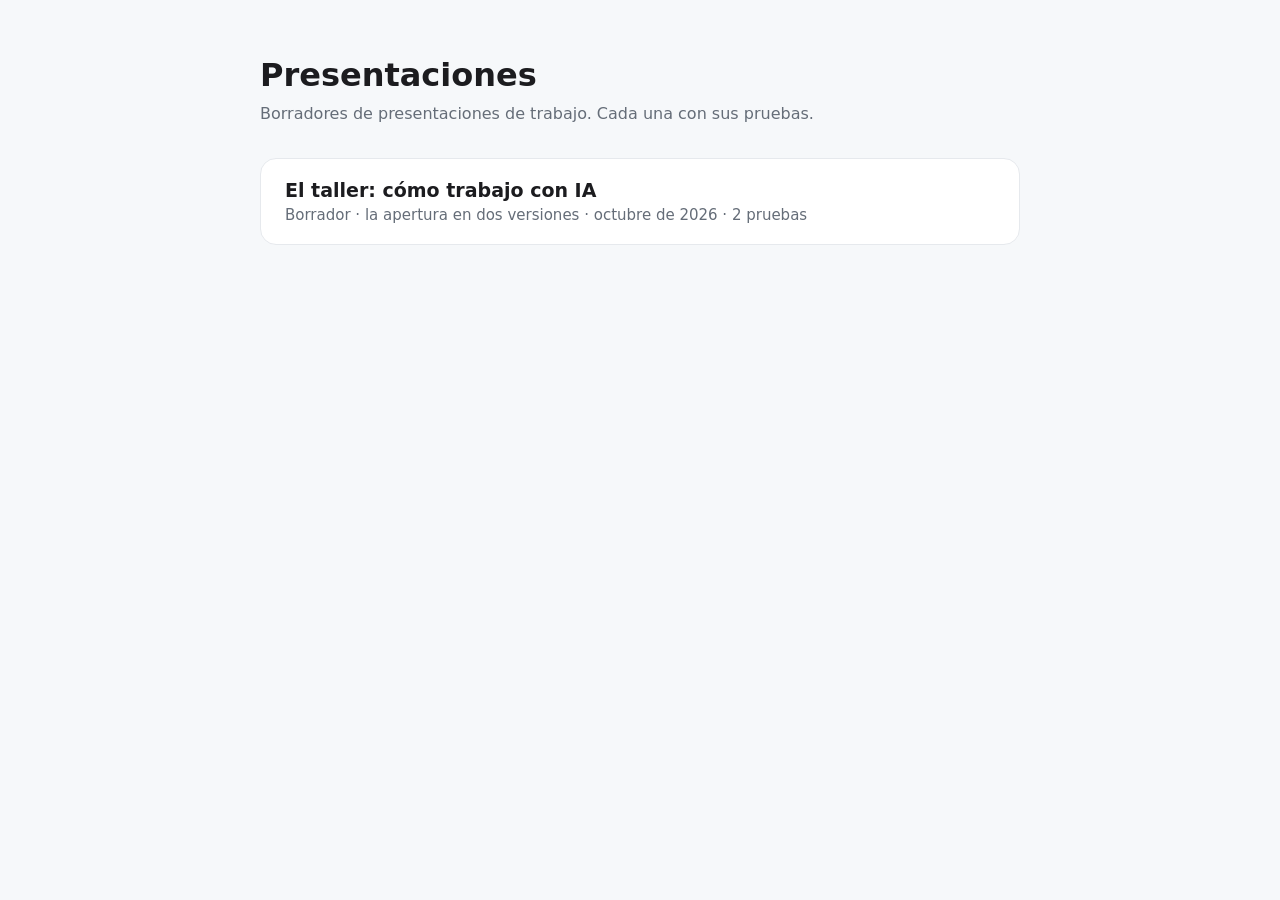
<file: index.html>
<!doctype html>
<html lang="es"><head>
  <meta name="robots" content="noindex, nofollow">
  <meta charset="utf-8"><meta name="viewport" content="width=device-width, initial-scale=1">
  <title>Presentaciones</title><style>body{margin:0;font-family:system-ui,sans-serif;background:#f6f8fa;color:#1c1c1f}main{max-width:760px;margin:0 auto;padding:56px 24px}h1{font-size:32px;margin:0 0 8px}p{color:#656d78;margin:0 0 32px;line-height:1.5}a.tarjeta{display:block;background:#fff;border:1px solid #e6e9ed;border-radius:16px;padding:20px 24px;margin:0 0 12px;text-decoration:none;color:inherit}a.tarjeta:hover{border-color:#009330}a.tarjeta b{display:block;font-size:19px;margin-bottom:4px}a.tarjeta span{color:#656d78;font-size:15px}small{display:block;margin-top:40px;color:#aab2bd}</style>
</head><body><main>
  <h1>Presentaciones</h1>
  <p>Borradores de presentaciones de trabajo. Cada una con sus pruebas.</p>
  <a class="tarjeta" href="2026-10-el-taller/"><b>El taller: cómo trabajo con IA</b><span>Borrador · la apertura en dos versiones · octubre de 2026 · 2 pruebas</span></a>
</main></body></html>
</file>
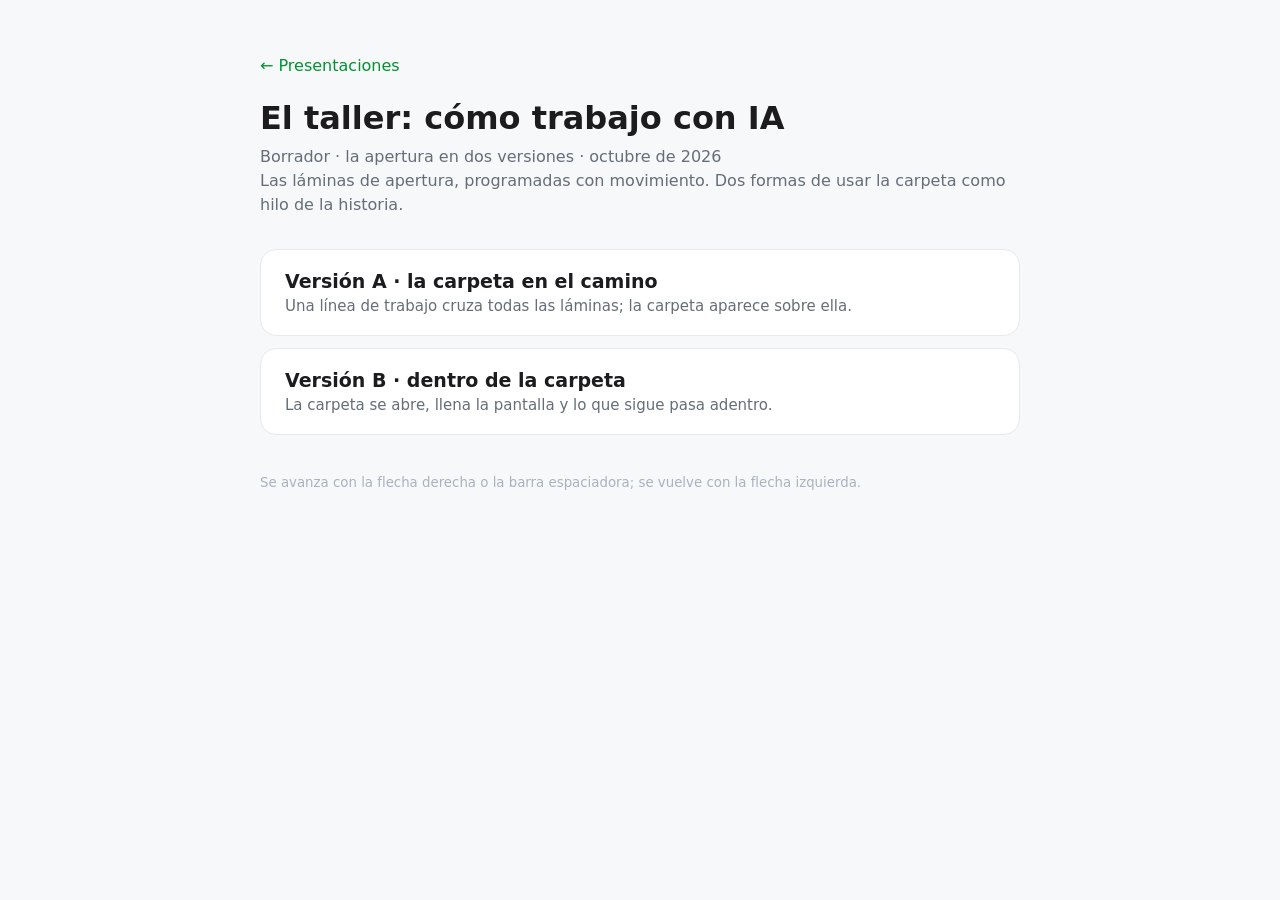
<file: 2026-10-el-taller/index.html>
<!doctype html>
<html lang="es"><head>
  <meta name="robots" content="noindex, nofollow">
  <meta charset="utf-8"><meta name="viewport" content="width=device-width, initial-scale=1">
  <title>El taller: cómo trabajo con IA</title><style>body{margin:0;font-family:system-ui,sans-serif;background:#f6f8fa;color:#1c1c1f}main{max-width:760px;margin:0 auto;padding:56px 24px}h1{font-size:32px;margin:0 0 8px}p{color:#656d78;margin:0 0 32px;line-height:1.5}a.tarjeta{display:block;background:#fff;border:1px solid #e6e9ed;border-radius:16px;padding:20px 24px;margin:0 0 12px;text-decoration:none;color:inherit}a.tarjeta:hover{border-color:#009330}a.tarjeta b{display:block;font-size:19px;margin-bottom:4px}a.tarjeta span{color:#656d78;font-size:15px}small{display:block;margin-top:40px;color:#aab2bd}</style>
</head><body><main>
  <a href="../" style="color:#009330;text-decoration:none">← Presentaciones</a>
  <h1 style="margin-top:24px">El taller: cómo trabajo con IA</h1>
  <p>Borrador · la apertura en dos versiones · octubre de 2026<br>Las láminas de apertura, programadas con movimiento. Dos formas de usar la carpeta como hilo de la historia.</p>
  <a class="tarjeta" href="prueba-1a/"><b>Versión A · la carpeta en el camino</b><span>Una línea de trabajo cruza todas las láminas; la carpeta aparece sobre ella.</span></a>
  <a class="tarjeta" href="prueba-1b/"><b>Versión B · dentro de la carpeta</b><span>La carpeta se abre, llena la pantalla y lo que sigue pasa adentro.</span></a>
  <small>Se avanza con la flecha derecha o la barra espaciadora; se vuelve con la flecha izquierda.</small>
</main></body></html>
</file>
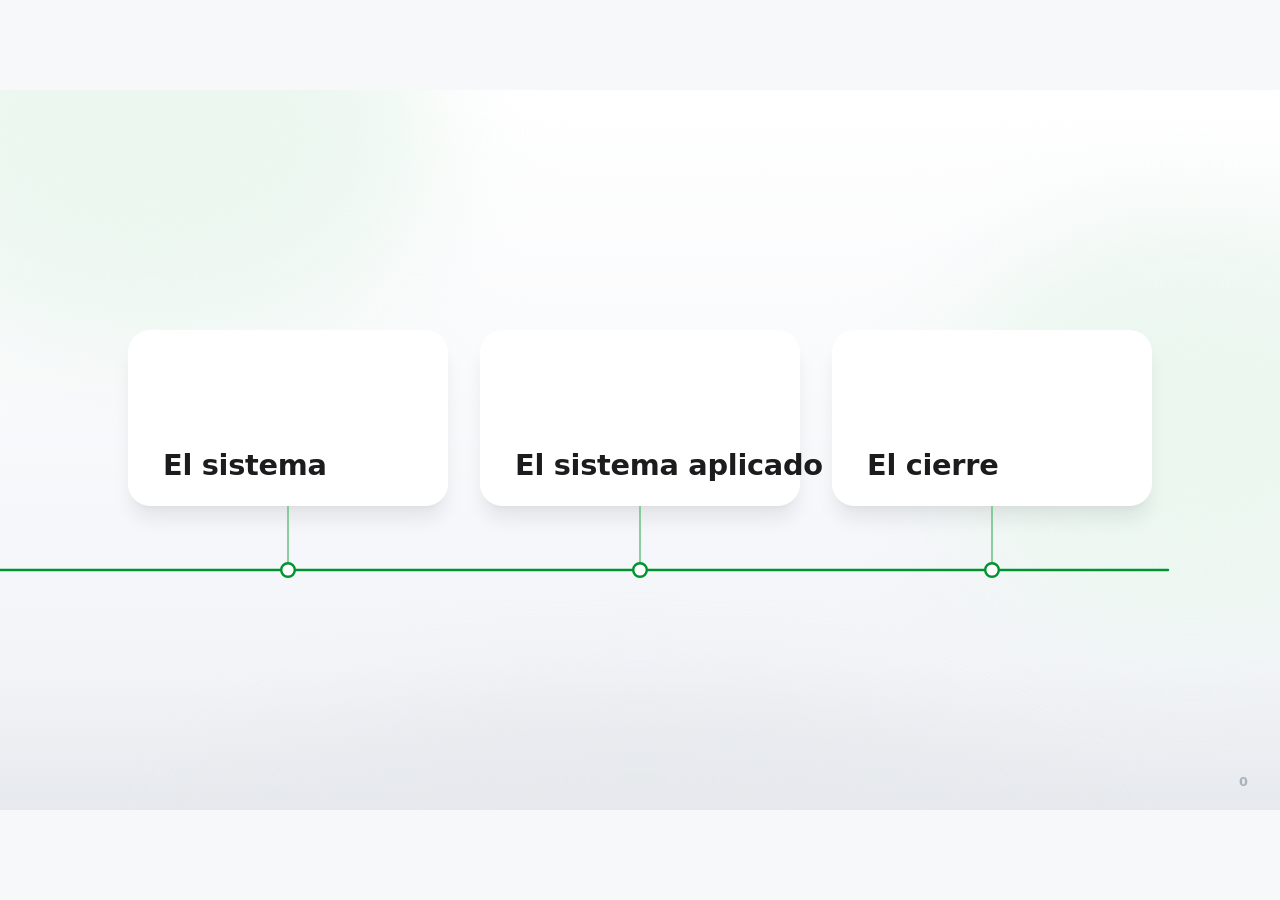
<file: 2026-10-el-taller/prueba-1a/index.html>
<!doctype html>
<html lang="es">
<head>
  <meta name="robots" content="noindex, nofollow">
  <meta charset="utf-8">
  <meta name="viewport" content="width=device-width, initial-scale=1">
  <title>Presentación · prueba 1A · la carpeta en el camino</title>
  
  <link rel="stylesheet" href="variables.css">
  <link rel="stylesheet" href="estilos.css">
</head>
<body>
  <div class="escenario" id="escenario">
    <div class="fondo" aria-hidden="true"><span class="mancha m1"></span><span class="mancha m2"></span><span class="mancha m3"></span></div>

    
    <svg class="hilo" id="hilo" viewBox="0 0 1600 900" aria-hidden="true">
      <path id="hilo-principal" pathLength="1"></path>
      <path id="hilo-trozo-1" pathLength="1"></path>
      <path id="hilo-trozo-2" pathLength="1"></path>
    </svg>

    
    <section class="lamina l0" data-n="0" aria-label="Agenda">
      <div class="agenda">
        <div class="ag-tarjeta" data-entra="sube" style="--t:100ms">
          <span class="pastilla grande" data-k="ag-1">El sistema</span>
        </div>
        <div class="ag-tarjeta" data-entra="sube" style="--t:220ms">
          <span class="pastilla grande" data-k="ag-2">El sistema aplicado</span>
        </div>
        <div class="ag-tarjeta" data-entra="sube" style="--t:340ms">
          <span class="pastilla grande" data-k="ag-3">El cierre</span>
        </div>
      </div>
      <span class="colgante" style="left:360px" data-entra="pop" aria-hidden="true"></span>
      <span class="colgante" style="left:800px" data-entra="pop" aria-hidden="true"></span>
      <span class="colgante" style="left:1240px" data-entra="pop" aria-hidden="true"></span>
      <span class="nodo-hilo" style="left:360px; top:600px; --t:700ms" data-entra="pop"></span>
      <span class="nodo-hilo" style="left:800px; top:600px; --t:820ms" data-entra="pop"></span>
      <span class="nodo-hilo" style="left:1240px; top:600px; --t:940ms" data-entra="pop"></span>
    </section>

    
    <section class="lamina l1" data-n="1" data-parte="1" aria-label="El problema">
      <div class="chat" data-entra="sube" style="--t:150ms; left:600px; top:300px; width:400px; height:340px">
        <div class="chat-barra"><i></i><i></i><i></i></div>
        <div class="chat-cuerpo"></div>
        <div class="chat-entrada"><span class="cursor"></span></div>
      </div>
      <div class="burbujas" data-tam="22"></div>
      <h1 class="titular l1-frase" data-entra="sube" style="--t:1750ms">Los chats están hechos para conversar,<br>no para llevar un proyecto.</h1>
    </section>

    
    <section class="lamina l2" data-n="2" data-parte="1" aria-label="Cómo lo resuelven hoy ChatGPT, Claude y Copilot">
      <h1 class="titular l2-titular" data-entra="sube" style="--t:250ms">
        <span class="pi" style="--t:700ms"><span class="pi-fondo"></span><span class="pi-texto">ChatGPT</span><img class="pi-icono" src="logos/chatgpt.svg" alt="ChatGPT"></span>,
        <span class="pi" style="--t:950ms"><span class="pi-fondo"></span><span class="pi-texto">Claude</span><img class="pi-icono" src="logos/claude.svg" alt="Claude" data-k="logo-claude"></span>
        y
        <span class="pi" style="--t:1200ms"><span class="pi-fondo"></span><span class="pi-texto">Copilot</span><img class="pi-icono" src="logos/copilot.svg" alt="Copilot"></span>
        ya agregan memoria
      </h1>

      <div class="columnas">
        <article class="columna" data-entra="sube" style="--t:380ms">
          <h2>ChatGPT</h2>
          <p class="memoria">Memoria dentro del producto</p>
          <p class="como">Guarda un resumen. Su propia ayuda dice que lo que te muestra no es todo lo que usa.</p>
        </article>
        <article class="columna" data-entra="sube" style="--t:500ms">
          <h2>Claude</h2>
          <p class="memoria">Memoria dentro del producto</p>
          <p class="como">Guarda temas que puedes ver y corregir uno por uno.</p>
        </article>
        <article class="columna" data-entra="sube" style="--t:620ms">
          <h2>Copilot</h2>
          <p class="memoria">Memoria dentro del producto</p>
          <p class="como">Guarda memorias y detalles que deduce de tu historial.</p>
        </article>
      </div>

      <div class="burbujas" data-tam="16"></div>

      <p class="frase-pie l2-pie" data-entra="sube" style="--t:1500ms">Lo que recuerda sobre ti <span class="resalte">no es el registro del proyecto</span>.</p>
      <p class="letra-chica" data-entra="sube" style="--t:1600ms">Datos oficiales de cada empresa, al 13 de octubre de 2026.</p>
    </section>

    
    <section class="lamina l3" data-n="3" data-parte="1" data-pasos="2" aria-label="Dónde nos ubicamos">
      <div class="grafico">
        
        <svg class="conectores" viewBox="0 0 1600 900" aria-hidden="true">
          <g data-entra="pop" style="--t:800ms; transform-origin:370px 480px">
            <polyline class="punta" points="362,471 374,480 362,489"></polyline>
          </g>
          <g data-entra="pop" style="--t:1100ms; transform-origin:1015px 480px">
            <polyline class="punta" points="984,471 972,480 984,489"></polyline>
            <polyline class="punta" points="1046,471 1058,480 1046,489"></polyline>
          </g>
          <g data-entra="pop" style="--t:1300ms; transform-origin:680px 269px">
            <line class="rama" x1="650" y1="238" x2="650" y2="300"></line>
            <polyline class="punta chica" points="643,291 650,300 657,291"></polyline>
            <line class="rama" x1="710" y1="300" x2="710" y2="238"></line>
            <polyline class="punta chica" points="703,247 710,238 717,247"></polyline>
          </g>
        </svg>

        
        <div class="nodo tu" data-entra="pop" style="--t:150ms">
          <span class="avatar" aria-hidden="true">
            <svg viewBox="0 0 64 64"><circle cx="32" cy="24" r="11"></circle><path d="M12 56c2-12 10-18 20-18s18 6 20 18z"></path></svg>
          </span>
          <span class="nodo-texto"><b>Tú</b><small>Decides</small></span>
        </div>

        
        <div class="agente" data-entra="sube" style="--t:350ms">
          <p class="agente-titulo"><b>Claude Code</b> · el agente</p>
          <div class="caja"><b>El modelo (LLM)</b><small>Lee y escribe texto</small></div>
          <div class="caja"><b>Herramientas</b><small>Lee, escribe, busca, corre</small></div>
        </div>
        <img class="agente-logo" src="logos/claude.svg" alt="Claude" data-k="logo-claude" data-entra="pop" data-mueve="250" style="--t:800ms">

        
        <div class="subagente" data-entra="pop" style="--t:1150ms">
          <b>Subagente</b>
          <small>Su propio modelo · Sin la conversación<br>Devuelve un informe</small>
        </div>

        
        <div class="carpeta-atras" data-entra="pop" style="--t:200ms"></div>
        <div class="burbujas" data-tam="11" data-mueve="320"></div>
        <div class="carpeta-frente" data-entra="pop" style="--t:200ms">
          <b>La carpeta del taller</b>
          <small>La memoria que el modelo no tiene</small>
        </div>

        <span class="puerto" style="left:300px; --t:700ms" data-entra="pop"></span>
        <span class="puerto" style="left:440px; --t:750ms" data-entra="pop"></span>
        <span class="puerto" style="left:920px; --t:1000ms" data-entra="pop"></span>
        <span class="puerto" style="left:1110px; --t:650ms" data-entra="pop"></span>

        <p class="frase-pie l3-pie" data-entra="sube" style="--t:1750ms">El modelo piensa, el agente actúa y <span class="resalte">el taller recuerda</span>.</p>
      </div>

      
      <div class="meta">
        <p class="meta-etiqueta">Lo que quiero lograr</p>
        <p class="meta-texto"><b>Sentar las bases</b> para comenzar a usar la IA de forma ordenada, que <b>todos entendamos</b> en conjunto, <b>fusionar</b> las herramientas que tenemos y <b>optimizar</b> los resultados con una medición clara.</p>
      </div>
    </section>

    <div class="contador" id="contador" aria-live="polite">0</div>
  </div>

  <script src="presentacion.js"></script>
</body>
</html>
</file>
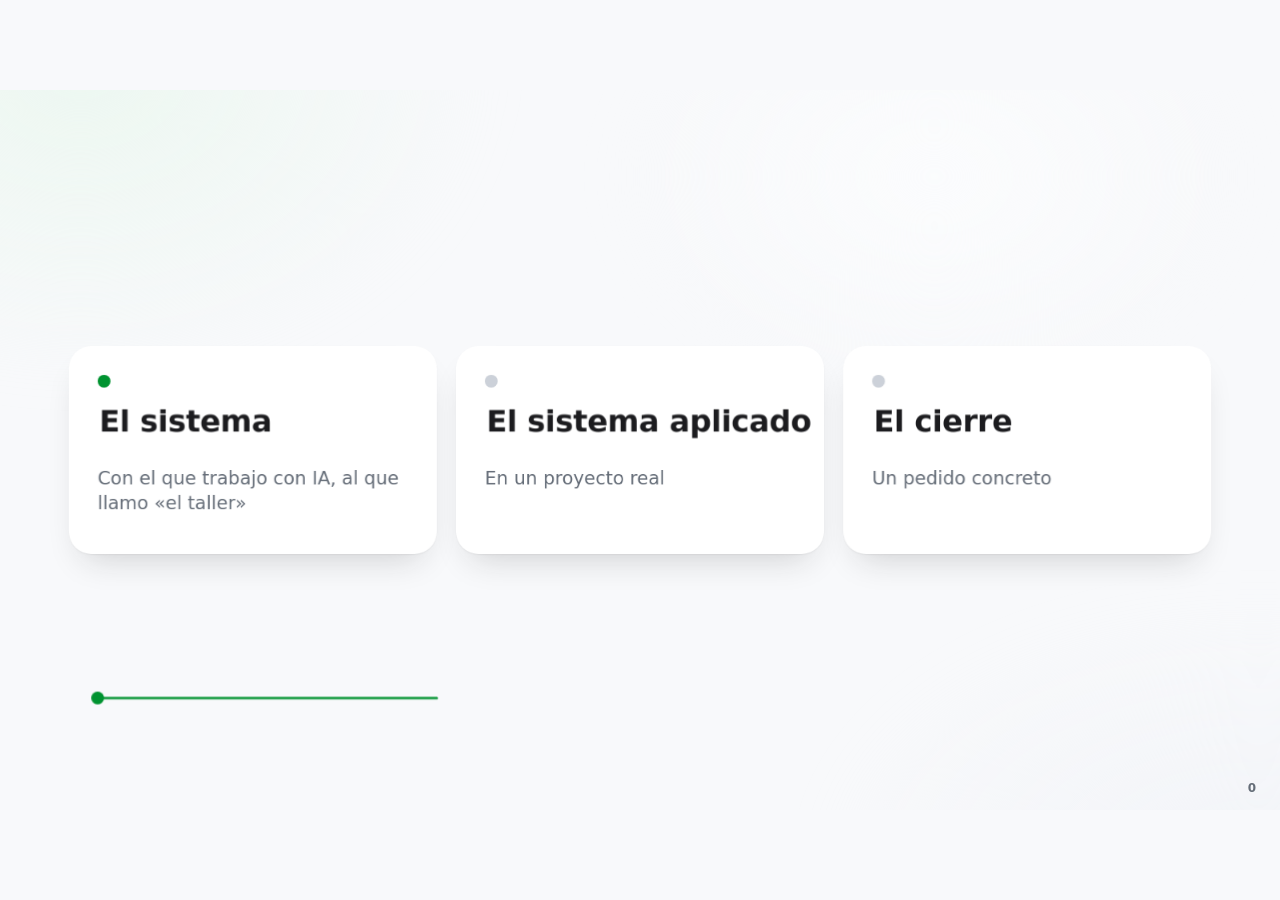
<file: 2026-10-el-taller/prueba-1b/index.html>
<!doctype html>
<html lang="es">
<head>
  <meta name="robots" content="noindex, nofollow">
<meta charset="utf-8">
<meta name="viewport" content="width=device-width, initial-scale=1">
<title>El taller</title>

<link rel="stylesheet" href="variables.css">
<link rel="stylesheet" href="estilos.css">
</head>
<body>
<main id="marco">
<div id="escenario">
  <div class="fondo" aria-hidden="true"></div>

  
  <div class="pieza linea" data-pieza="linea" aria-hidden="true"><div class="cuerpo">
    <svg width="1600" height="24" viewBox="0 0 1600 24"><path d="M0 12 H1600"/></svg>
  </div></div>
  <div class="pieza punto-inicio" data-pieza="linea-inicio" aria-hidden="true"><div class="cuerpo"></div></div>
  <div class="pieza corte" data-pieza="linea-corte" aria-hidden="true"><div class="cuerpo">
    <svg width="36" height="36" viewBox="0 0 36 36"><path d="M9 27 L17 9 M19 27 L27 9"/></svg>
  </div></div>

  
  <div class="pieza agenda primera" data-pieza="agenda-1"><div class="cuerpo"><i class="marca"></i><p class="sub">Con el que trabajo con IA, al que llamo «el taller»</p></div></div>
  <div class="pieza agenda" data-pieza="agenda-2"><div class="cuerpo"><i class="marca"></i><p class="sub">En un proyecto real</p></div></div>
  <div class="pieza agenda" data-pieza="agenda-3"><div class="cuerpo"><i class="marca"></i><p class="sub">Un pedido concreto</p></div></div>
  
  <div class="pieza parte" data-pieza="parte-1"><div class="cuerpo">El sistema</div></div>
  <div class="pieza parte" data-pieza="parte-2"><div class="cuerpo">El sistema aplicado</div></div>
  <div class="pieza parte" data-pieza="parte-3"><div class="cuerpo">El cierre</div></div>

  
  <div class="pieza chat" data-pieza="chat" aria-label="Una ventana de chat vacía"><div class="cuerpo">
    <div class="barra"><i></i><i></i><i></i></div>
    <div class="entrada"><span class="cursor"></span><span class="enviar"></span></div>
  </div></div>

  <div class="pieza burbuja" data-pieza="burbuja-1"><div class="cuerpo"><span class="ranura"></span><span>Te cuento mi proyecto…</span></div></div>
  <div class="pieza burbuja" data-pieza="burbuja-2"><div class="cuerpo"><span class="ranura"></span><span>El objetivo es…</span></div></div>
  <div class="pieza burbuja" data-pieza="burbuja-3"><div class="cuerpo"><span class="ranura"></span><span>Lo que decidí, y por qué…</span></div></div>
  <div class="pieza burbuja" data-pieza="burbuja-4"><div class="cuerpo"><span class="ranura"><img src="logos/chatgpt.svg" alt="ChatGPT"></span><span>Otra vez, te cuento todo…</span></div></div>
  <div class="pieza burbuja" data-pieza="burbuja-5"><div class="cuerpo"><span class="ranura"><img src="logos/claude.svg" alt="Claude"></span><span>Te cuento mi proyecto…</span></div></div>

  <div class="pieza frase-1" data-pieza="frase-1"><div class="cuerpo">
    Los chats están hechos para conversar, no para <span class="marcador">llevar un proyecto</span>.
  </div></div>

  
  <div class="pieza tarjeta" data-pieza="tarjeta-chatgpt"><div class="cuerpo">
    <div class="cabeza"><span class="circulo"></span><h3>ChatGPT</h3></div>
    <div class="memoria">Memoria dentro del producto</div>
    <p>Guarda un resumen. Su propia ayuda dice que lo que te muestra no es todo lo que usa.</p>
  </div></div>
  <div class="pieza tarjeta" data-pieza="tarjeta-claude"><div class="cuerpo">
    <div class="cabeza"><span class="circulo"></span><h3>Claude</h3></div>
    <div class="memoria">Memoria dentro del producto</div>
    <p>Guarda temas que puedes ver y corregir uno por uno.</p>
  </div></div>
  <div class="pieza tarjeta" data-pieza="tarjeta-copilot"><div class="cuerpo">
    <div class="cabeza"><span class="circulo"></span><h3>Copilot</h3></div>
    <div class="memoria">Memoria dentro del producto</div>
    <p>Guarda memorias y detalles que deduce de tu historial.</p>
  </div></div>

  <div class="pieza frase-2" data-pieza="frase-2"><div class="cuerpo">
    Lo que recuerda <span class="marcador">sobre ti</span> no es el registro del proyecto.
  </div></div>
  <div class="pieza fuente-2" data-pieza="fuente-2"><div class="cuerpo">Datos oficiales de cada empresa, al 13 de octubre de 2026.</div></div>

  
  <div class="pieza tu" data-pieza="tu"><div class="cuerpo">
    <span class="circulo"><svg viewBox="0 0 64 64" aria-hidden="true"><circle cx="32" cy="22" r="11"/><path d="M11 55c2-12 10-19 21-19s19 7 21 19z"/></svg></span>
    <b>Tú</b><span class="sub">Decides</span>
  </div></div>

  <div class="pieza agente" data-pieza="agente"><div class="cuerpo">
    <div class="cabeza"><span class="ranura-logo"></span><h3>Claude Code</h3><span class="etiqueta">el agente</span></div>
    <div class="caja"><b>El modelo (LLM)</b><span>Lee y escribe texto</span></div>
    <div class="caja"><b>Herramientas</b><span>Lee, escribe, busca, corre</span></div>
  </div></div>

  <div class="pieza conectores" data-pieza="conectores-3" aria-hidden="true"><div class="cuerpo">
    <svg width="1600" height="900" viewBox="0 0 1600 900">
      <circle class="punto-salida" cx="274" cy="370" r="7"/>
      <path class="punta" d="M386 360 L397 370 L386 380"/>
      <path class="punta" d="M934 360 L923 370 L934 380"/>
      <path class="punta" d="M1066 360 L1077 370 L1066 380"/>
    </svg>
  </div></div>

  <div class="pieza subagente" data-pieza="subagente"><div class="cuerpo">
    <svg class="flechas" width="620" height="56" viewBox="0 0 620 56" aria-hidden="true">
      <path class="trazo" d="M210 4 V46"/><path class="punta" d="M200 36 L210 48 L220 36"/>
      <path class="trazo" d="M292 52 V10"/><path class="punta" d="M282 20 L292 8 L302 20"/>
    </svg>
    <div class="tarjeta-sub">
      <b>Subagente</b>
      <span>Su propio modelo · Sin la conversación · Devuelve un informe</span>
    </div>
  </div></div>

  
  <div class="pieza carpeta" data-pieza="carpeta"><div class="cuerpo">
    <div class="carpeta-pestana"><span>La carpeta del taller</span></div>
    <div class="carpeta-fondo"></div>
    <div class="carpeta-interior"></div>
    <div class="carpeta-hoja h1"></div>
    <div class="carpeta-hoja h2"></div>
    <div class="carpeta-frente">
      <strong>La carpeta del taller</strong>
      <span>La memoria que el modelo no tiene</span>
    </div>
  </div></div>

  <div class="pieza frase-3" data-pieza="frase-3"><div class="cuerpo">
    El modelo piensa, el agente actúa y el
    <span class="palabra-icono" id="palabra-taller"><span class="pi-pastilla" aria-hidden="true"></span><span class="pi-palabra">taller</span></span>
    recuerda.
  </div></div>

  
  <div class="pieza hoja-meta" data-pieza="hoja-meta"><div class="cuerpo"></div></div>
  <div class="pieza meta-titulo" data-pieza="meta-titulo"><div class="cuerpo">Lo que quiero lograr</div></div>
  <div class="pieza meta" data-pieza="meta-1"><div class="cuerpo"><i></i><span>Sentar las bases para comenzar a usar la IA de forma ordenada</span></div></div>
  <div class="pieza meta" data-pieza="meta-2"><div class="cuerpo"><i></i><span>Que todos entendamos en conjunto</span></div></div>
  <div class="pieza meta" data-pieza="meta-3"><div class="cuerpo"><i></i><span>Fusionar las herramientas que tenemos</span></div></div>
  <div class="pieza meta" data-pieza="meta-4"><div class="cuerpo"><i></i><span>Optimizar los resultados con una medición clara</span></div></div>

  
  <div class="pieza logo" data-pieza="logo-chatgpt"><div class="cuerpo"><img src="logos/chatgpt.svg" alt="ChatGPT"></div></div>
  <div class="pieza logo" data-pieza="logo-claude"><div class="cuerpo"><img src="logos/claude.svg" alt="Claude"></div></div>
  <div class="pieza logo" data-pieza="logo-copilot"><div class="cuerpo"><img src="logos/copilot.svg" alt="Copilot"></div></div>

  <div id="numero" aria-live="polite">0</div>
</div>
</main>
<script src="presentacion.js"></script>
</body>
</html>
</file>
<file: 2026-10-el-taller/prueba-1a/variables.css>
:root {
  --color-blue-info-25: #F1F9FD; 
  --color-blue-info-50: #CCEDFD; 
  --color-blue-info-500: #3FB1E2; 
  --color-blue-info-700: #17749B; 
  --color-green-brand-25: #ECF7F0; 
  --color-green-brand-50: #C7F4BE; 
  --color-green-brand-200: #70C28B; 
  --color-green-brand-500: #009330; 
  --color-green-brand-600: #008029; 
  --color-green-brand-700: #006421; 
  --color-green-brand-900: #003310; 
  --color-green-sucess-50: #DBEFE2; 
  --color-green-sucess-500: #00B33C; 
  --color-green-sucess-800: #004D1A; 
  --color-neutrals-0: #FFFFFF; 
  --color-neutrals-0-0: rgba(255, 255, 255, 0); 
  --color-neutrals-50: #FBFCFD; 
  --color-neutrals-100: #F8F9FB; 
  --color-neutrals-200: #F6F8FA; 
  --color-neutrals-300: #F2F4F8; 
  --color-neutrals-400: #E6E9ED; 
  --color-neutrals-500: #CCD1D9; 
  --color-neutrals-600: #AAB2BD; 
  --color-neutrals-700: #656D78; 
  --color-neutrals-800: #434A54; 
  --color-neutrals-900: #1C1C1F; 
  --color-orange-warning-25: #FFF4E5; 
  --color-orange-warning-500: #F28F00; 
  --color-orange-warning-700: #B46A00; 
  --color-red-error-25: #FEE7E8; 
  --color-red-error-600: #CF2A34; 
  --color-red-error-800: #801A20; 
  --color-yellow-brand-25: #FFFAE5; 
  --color-yellow-brand-200: #FFE580; 
  --color-yellow-brand-500: #FFCE00; 
  --color-yellow-brand-600: #E5B800; 
  --color-yellow-brand-900: #665200; 
  --color-btn-primary-bg: var(--color-green-brand-500); 
  --color-btn-primary-hover-bg: var(--color-green-brand-700); 
  --color-btn-primary-label: var(--color-neutrals-0); 
  --color-btn-secondary-bg: var(--color-neutrals-0-0); 
  --color-btn-secondary-border-active: var(--color-green-brand-500); 
  --color-btn-secondary-hover-bg: var(--color-green-brand-25); 
  --color-btn-secondary-label: var(--color-green-brand-500); 
  --color-surface-danger-bg: var(--color-red-error-25); 
  --color-surface-primary-bg: var(--color-neutrals-100); 
  --color-surface-success-bg: var(--color-green-sucess-50); 
  --color-text-danger: var(--color-red-error-800); 
  --color-text-primary: var(--color-neutrals-900); 
  --color-text-secondary: var(--color-neutrals-600); 
  --color-text-success: var(--color-green-sucess-800); 
  --shadow-2xl: 0 24px 48px -12px rgba(16, 24, 40, 0.18); 
  --shadow-3xl: 0 32px 64px -12px rgba(16, 24, 40, 0.14); 
  --shadow-large: 0 4px 6px -2px rgba(16, 24, 40, 0.03), 0 12px 16px -4px rgba(16, 24, 40, 0.08); 
  --shadow-medium: 0 2px 4px -2px rgba(16, 24, 40, 0.06), 0 4px 8px -2px rgba(16, 24, 40, 0.1); 
  --shadow-presentation: 0 0 28px -2px rgba(16, 24, 40, 0.05), 0 0 16px -4px rgba(16, 24, 40, 0.1); 
  --shadow-small: 0 1px 2px 0 rgba(16, 24, 40, 0.06), 0 1px 3px 0 rgba(16, 24, 40, 0.1); 
  --shadow-xl: 0 8px 8px -4px rgba(16, 24, 40, 0.03), 0 20px 24px -4px rgba(16, 24, 40, 0.08); 
  --shadow-xs: 0 1px 2px 0 rgba(16, 24, 40, 0.05); 
}
</file>
<file: 2026-10-el-taller/prueba-1a/estilos.css>
:root {
  --ease-rebote: cubic-bezier(.34, 1.56, .64, 1);
  --ease-sube: cubic-bezier(.22, 1, .36, 1);
  --ease-desliza: cubic-bezier(.65, 0, .35, 1);
  --dur-pop: 450ms;
  --dur-sube: 550ms;
  --dur-desliza: 550ms;
}

* { box-sizing: border-box; margin: 0; padding: 0; }
html, body { height: 100%; }
body {
  overflow: hidden;
  background: var(--color-neutrals-200);
  font-family: system-ui, sans-serif;
  color: var(--color-neutrals-900);
  -webkit-font-smoothing: antialiased;
  cursor: default;
  user-select: none;
}


.escenario {
  position: absolute;
  left: 50%;
  top: 50%;
  width: 1600px;
  height: 900px;
  margin: -450px 0 0 -800px;
  transform: scale(var(--s, 1));
  overflow: hidden;
}

.fondo {
  position: absolute;
  inset: 0;
  overflow: hidden;
  background: linear-gradient(180deg,
    var(--color-neutrals-0) 0%,
    var(--color-neutrals-100) 48%,
    var(--color-neutrals-300) 80%,
    var(--color-neutrals-400) 100%);
}
.mancha { position: absolute; border-radius: 50%; filter: blur(70px); }
.m1 { left: -160px; top: -200px; width: 700px; height: 520px; background: var(--color-green-brand-25); }
.m2 { right: -200px; top: 160px; width: 620px; height: 520px; background: var(--color-green-brand-25); }
.m3 { left: 300px; bottom: -300px; width: 1000px; height: 420px; background: var(--color-neutrals-400); }

.contador {
  position: absolute;
  right: 40px;
  bottom: 26px;
  font-size: 16px;
  font-weight: 600;
  color: var(--color-neutrals-600);
  font-variant-numeric: tabular-nums;
}


.hilo {
  position: absolute;
  inset: 0;
  width: 100%;
  height: 100%;
  overflow: visible;
  pointer-events: none;
  transition: opacity 400ms ease;
}
.hilo path {
  fill: none;
  stroke: var(--color-green-brand-500);
  stroke-width: 3;
  stroke-linecap: round;
  stroke-dasharray: 1 2;
  stroke-dashoffset: 1;
  opacity: 0;
  transition:
    d var(--dur-desliza) var(--ease-desliza),
    stroke-dashoffset 600ms var(--ease-desliza),
    opacity 200ms ease;
}


.lamina { position: absolute; inset: 0; display: none; }
.lamina.activa, .lamina.saliendo { display: block; }
.lamina.saliendo { animation: apagar 300ms ease both; pointer-events: none; }
@keyframes apagar { to { opacity: 0; } }
.escenario.midiendo .lamina { display: block !important; visibility: hidden; }


.lamina.activa [data-entra="pop"] {
  animation: pop var(--dur-pop) var(--ease-rebote) both;
  animation-delay: var(--t, 0ms);
}
.lamina.activa [data-entra="sube"] {
  animation: sube var(--dur-sube) var(--ease-sube) both;
  animation-delay: var(--t, 0ms);
}
@keyframes pop {
  from { opacity: 0; scale: .72; }
  to   { opacity: 1; scale: 1; }
}
@keyframes sube {
  from { opacity: 0; translate: 0 56px; filter: blur(8px); }
  to   { opacity: 1; translate: 0 0; filter: blur(0); }
}


.lamina .flip { animation: none !important; }

.lamina.directo [data-entra],
.lamina.directo .pi,
.lamina.directo .pi > *,
.lamina.directo .meta { animation: none !important; }


.pastilla {
  display: inline-block;
  font-size: 17px;
  font-weight: 600;
  line-height: 1.2;
  padding: .4em .8em;
  border-radius: var(--sizing-corner-full);
  background: var(--color-neutrals-0);
  border: 1px solid var(--color-neutrals-400);
  color: var(--color-neutrals-700);
  white-space: nowrap;
}
.pastilla.actual {
  background: var(--color-green-brand-500);
  border-color: var(--color-green-brand-500);
  color: var(--color-neutrals-0);
}
.migas { position: absolute; left: 64px; top: 40px; display: flex; gap: 10px; }


.agenda { position: absolute; left: 160px; top: 300px; display: flex; gap: 40px; }
.ag-tarjeta {
  width: 400px;
  height: 220px;
  display: flex;
  align-items: flex-end;
  padding: 14px;
  background: var(--color-neutrals-0);
  border-radius: 28px;
  box-shadow: var(--shadow-xl);
}

.pastilla.grande {
  font-size: 36px;
  font-weight: 700;
  letter-spacing: -.01em;
  background: transparent;
  border-color: transparent;
  color: var(--color-neutrals-900);
}
.colgante {
  --t: 600ms;
  position: absolute;
  top: 520px;
  width: 2px;
  height: 80px;
  margin-left: -1px;
  background: var(--color-green-brand-200);
  transform-origin: top;
}
.nodo-hilo {
  position: absolute;
  width: 20px;
  height: 20px;
  margin: -10px 0 0 -10px;
  border-radius: 50%;
  background: var(--color-neutrals-0);
  border: 3px solid var(--color-green-brand-500);
}


.titular {
  position: absolute;
  left: 0;
  right: 0;
  text-align: center;
  font-size: 54px;
  font-weight: 700;
  line-height: 1.16;
  letter-spacing: -.015em;
  color: var(--color-neutrals-900);
}
.frase-pie {
  position: absolute;
  left: 0;
  right: 0;
  text-align: center;
  font-size: 40px;
  font-weight: 700;
  letter-spacing: -.01em;
  color: var(--color-neutrals-900);
}
.resalte {
  padding: 0 .1em;
  background: linear-gradient(transparent 66%, var(--color-yellow-brand-500) 66%, var(--color-yellow-brand-500) 92%, transparent 92%);
}
.letra-chica {
  position: absolute;
  left: 0;
  right: 0;
  text-align: center;
  font-size: 15px;
  color: var(--color-neutrals-700);
}


.chat {
  position: absolute;
  display: flex;
  flex-direction: column;
  background: var(--color-neutrals-0);
  border: 1px solid var(--color-neutrals-400);
  border-radius: 28px;
  box-shadow: var(--shadow-xl);
  overflow: hidden;
}
.chat-barra {
  height: 46px;
  display: flex;
  align-items: center;
  gap: 8px;
  padding: 0 20px;
  border-bottom: 1px solid var(--color-neutrals-400);
}
.chat-barra i { width: 11px; height: 11px; border-radius: 50%; background: var(--color-neutrals-500); }
.chat-cuerpo { flex: 1; }
.chat-entrada {
  height: 58px;
  margin: 0 18px 18px;
  display: flex;
  align-items: center;
  padding: 0 24px;
  border-radius: var(--sizing-corner-full);
  background: var(--color-neutrals-200);
  border: 1px solid var(--color-neutrals-400);
}
.cursor {
  width: 3px;
  height: 28px;
  border-radius: 2px;
  background: var(--color-green-brand-500);
  animation: parpadeo 1.05s steps(1) infinite;
}
@keyframes parpadeo { 50% { opacity: 0; } }


.burbujas { position: absolute; inset: 0; pointer-events: none; }
.burbuja {
  position: absolute;
  display: flex;
  align-items: center;
  gap: .5em;
  padding: .5em 1em .5em .55em;
  border-radius: 1.2em 1.2em 1.2em .3em;
  background: var(--color-neutrals-0);
  box-shadow: var(--shadow-large);
  color: var(--color-neutrals-800);
  font-weight: 500;
  line-height: 1.2;
  white-space: nowrap;
  transform: rotate(var(--r, 0deg));
}
.burbuja img { width: 1.5em; height: 1.5em; flex: none; }


.l1-frase { top: 104px; }


.l2-titular { top: 96px; font-size: 52px; }



.pi {
  --w-icono: 1.32em;
  position: relative;
  display: inline-block;
  width: var(--w-icono);
  height: 1.2em;
  vertical-align: -.26em;
}
.pi-fondo {
  position: absolute;
  inset: -.04em 0;
  border-radius: var(--sizing-corner-full);
  background: var(--color-neutrals-0);
  box-shadow: 0 0 0 2px var(--color-green-brand-50), 0 0 24px 6px var(--color-green-brand-50);
  opacity: 0;
}
.pi-texto {
  position: absolute;
  left: 50%;
  top: 0;
  height: 100%;
  display: flex;
  align-items: center;
  transform: translateX(-50%);
  white-space: nowrap;
  opacity: 0;
}
.pi-icono {
  position: absolute;
  left: 50%;
  top: 50%;
  width: 1.2em;
  height: 1.2em;
  margin: -.6em 0 0 -.6em;
}
.lamina.activa .pi {
  animation: pi-ancho 420ms var(--ease-desliza) both;
  animation-delay: calc(var(--t) + 420ms);
}
.lamina.activa .pi-fondo {
  animation: pi-fondo-entra 320ms var(--ease-rebote) both, pi-fondo-sale 300ms ease forwards;
  animation-delay: var(--t), calc(var(--t) + 480ms);
}
.lamina.activa .pi-texto {
  animation: pi-texto-sale 220ms ease both;
  animation-delay: calc(var(--t) + 380ms);
}
.lamina.activa .pi-icono:not(.flip) {
  animation: pop 420ms var(--ease-rebote) both;
  animation-delay: calc(var(--t) + 460ms);
}
@keyframes pi-ancho { from { width: calc(var(--w-texto) + .7em); } to { width: var(--w-icono); } }
@keyframes pi-fondo-entra { from { opacity: 0; scale: .85; } to { opacity: 1; scale: 1; } }
@keyframes pi-fondo-sale { from { opacity: 1; scale: 1; } to { opacity: 0; scale: .7; } }
@keyframes pi-texto-sale { from { opacity: 1; scale: 1; } to { opacity: 0; scale: .7; } }

.columnas {
  position: absolute;
  left: 120px;
  top: 206px;
  display: grid;
  grid-template-columns: repeat(3, 440px);
  column-gap: 40px;
}
.columna {
  height: 300px;
  padding: 30px 32px;
  background: var(--color-neutrals-0);
  border-radius: 28px;
  box-shadow: var(--shadow-xl);
}
.columna h2 { font-size: 30px; font-weight: 700; letter-spacing: -.01em; }
.memoria {
  margin-top: 16px;
  padding: 13px 18px;
  border-radius: 16px;
  background: var(--color-green-brand-25);
  border: 1px solid var(--color-green-brand-50);
  color: var(--color-green-brand-700);
  font-size: 20px;
  font-weight: 700;
}
.como { margin-top: 18px; font-size: 22px; line-height: 1.4; color: var(--color-neutrals-800); }
.l2-pie { top: 728px; }
.l2 .letra-chica { top: 846px; }


.grafico { position: absolute; inset: 0; transition: opacity 400ms ease, filter 400ms ease; }
.conectores { position: absolute; inset: 0; width: 100%; height: 100%; overflow: visible; }
.conectores .punta {
  fill: none;
  stroke: var(--color-green-brand-500);
  stroke-width: 3;
  stroke-linecap: round;
  stroke-linejoin: round;
}
.conectores .punta.chica { stroke: var(--color-neutrals-700); stroke-width: 2.5; }
.conectores .rama { stroke: var(--color-neutrals-700); stroke-width: 2.5; stroke-linecap: round; }

.nodo {
  position: absolute;
  display: flex;
  align-items: center;
  background: var(--color-neutrals-0);
  border-radius: 24px;
  box-shadow: var(--shadow-large);
}
.nodo.tu { left: 80px; top: 420px; width: 220px; height: 120px; gap: 16px; padding: 0 22px; }
.avatar {
  width: 64px;
  height: 64px;
  flex: none;
  border-radius: 50%;
  background: var(--color-green-brand-25);
  border: 2px solid var(--color-green-brand-50);
  overflow: hidden;
}
.avatar svg { width: 100%; height: 100%; fill: var(--color-green-brand-700); }
.nodo-texto b { display: block; font-size: 30px; line-height: 1.1; }
.nodo-texto small { display: block; font-size: 20px; color: var(--color-neutrals-700); margin-top: 2px; }

.agente {
  position: absolute;
  left: 440px;
  top: 310px;
  width: 480px;
  height: 340px;
  padding: 22px 24px;
  background: var(--color-green-brand-25);
  border: 2px solid var(--color-green-brand-500);
  border-radius: 28px;
}
.agente-titulo {
  height: 48px;
  padding-left: 58px;
  display: flex;
  align-items: center;
  gap: .3em;
  font-size: 22px;
  color: var(--color-neutrals-700);
}
.agente-titulo b { font-size: 30px; color: var(--color-neutrals-900); letter-spacing: -.01em; }
.agente-logo { position: absolute; left: 466px; top: 336px; width: 44px; height: 44px; }
.caja {
  margin-top: 14px;
  padding: 20px 22px;
  background: var(--color-neutrals-0);
  border-radius: 18px;
  box-shadow: var(--shadow-small);
}
.caja b, .subagente b, .carpeta-frente b { display: block; letter-spacing: -.01em; }
.caja b { font-size: 25px; }
.caja small { display: block; margin-top: 4px; font-size: 20px; color: var(--color-neutrals-700); }

.subagente {
  position: absolute;
  left: 440px;
  top: 100px;
  width: 480px;
  height: 128px;
  padding: 20px 26px;
  background: var(--color-neutrals-0);
  border: 1px solid var(--color-neutrals-400);
  border-radius: 22px;
  box-shadow: var(--shadow-medium);
}
.subagente b { font-size: 25px; }
.subagente small { display: block; margin-top: 6px; font-size: 19px; line-height: 1.35; color: var(--color-neutrals-700); }


.carpeta-atras {
  position: absolute;
  left: 1110px;
  top: 340px;
  width: 380px;
  height: 260px;
  border-radius: 22px;
  background: var(--color-green-brand-700);
  transform-origin: 190px 130px;
}
.carpeta-atras::before {
  content: "";
  position: absolute;
  left: 0;
  top: -26px;
  width: 150px;
  height: 34px;
  border-radius: 16px 16px 0 0;
  background: var(--color-green-brand-700);
}
.carpeta-frente {
  position: absolute;
  left: 1110px;
  top: 396px;
  width: 380px;
  height: 204px;
  padding: 0 26px;
  display: flex;
  flex-direction: column;
  justify-content: center;
  border-radius: 20px;
  background: var(--color-green-brand-500);
  box-shadow: var(--shadow-large);
  color: var(--color-neutrals-0);
  transform-origin: 190px 74px;
}
.carpeta-frente b { font-size: 29px; }
.carpeta-frente small { display: block; margin-top: 6px; font-size: 19px; font-weight: 600; color: var(--color-green-brand-25); }

.puerto {
  position: absolute;
  top: 480px;
  width: 18px;
  height: 18px;
  margin: -9px 0 0 -9px;
  border-radius: 50%;
  background: var(--color-neutrals-0);
  border: 3px solid var(--color-green-brand-500);
}
.l3-pie { top: 712px; }


.meta {
  position: absolute;
  left: 220px;
  top: 214px;
  width: 1160px;
  padding: 56px 64px 60px;
  background: var(--color-neutrals-0);
  border-radius: 32px;
  box-shadow: var(--shadow-3xl);
  visibility: hidden;
  opacity: 0;
}
.meta-etiqueta {
  font-size: 20px;
  font-weight: 700;
  letter-spacing: .08em;
  text-transform: uppercase;
  color: var(--color-green-brand-600);
}
.meta-texto { margin-top: 20px; font-size: 44px; line-height: 1.32; font-weight: 500; letter-spacing: -.01em; }
.meta-texto b { font-weight: 700; color: var(--color-green-brand-600); }
.l3.paso-2 .grafico { opacity: .16; filter: blur(3px); }
.l3.paso-2 .meta {
  visibility: visible;
  opacity: 1;
  animation: sube var(--dur-sube) var(--ease-sube) both;
}


@media (prefers-reduced-motion: reduce) {
  *, *::before, *::after { animation: none !important; transition: none !important; }
}
</file>
<file: 2026-10-el-taller/prueba-1b/variables.css>
:root {
  --color-blue-info-25: #F1F9FD; 
  --color-blue-info-50: #CCEDFD; 
  --color-blue-info-500: #3FB1E2; 
  --color-blue-info-700: #17749B; 
  --color-green-brand-25: #ECF7F0; 
  --color-green-brand-50: #C7F4BE; 
  --color-green-brand-200: #70C28B; 
  --color-green-brand-500: #009330; 
  --color-green-brand-600: #008029; 
  --color-green-brand-700: #006421; 
  --color-green-brand-900: #003310; 
  --color-green-sucess-50: #DBEFE2; 
  --color-green-sucess-500: #00B33C; 
  --color-green-sucess-800: #004D1A; 
  --color-neutrals-0: #FFFFFF; 
  --color-neutrals-0-0: rgba(255, 255, 255, 0); 
  --color-neutrals-50: #FBFCFD; 
  --color-neutrals-100: #F8F9FB; 
  --color-neutrals-200: #F6F8FA; 
  --color-neutrals-300: #F2F4F8; 
  --color-neutrals-400: #E6E9ED; 
  --color-neutrals-500: #CCD1D9; 
  --color-neutrals-600: #AAB2BD; 
  --color-neutrals-700: #656D78; 
  --color-neutrals-800: #434A54; 
  --color-neutrals-900: #1C1C1F; 
  --color-orange-warning-25: #FFF4E5; 
  --color-orange-warning-500: #F28F00; 
  --color-orange-warning-700: #B46A00; 
  --color-red-error-25: #FEE7E8; 
  --color-red-error-600: #CF2A34; 
  --color-red-error-800: #801A20; 
  --color-yellow-brand-25: #FFFAE5; 
  --color-yellow-brand-200: #FFE580; 
  --color-yellow-brand-500: #FFCE00; 
  --color-yellow-brand-600: #E5B800; 
  --color-yellow-brand-900: #665200; 
  --color-btn-primary-bg: var(--color-green-brand-500); 
  --color-btn-primary-hover-bg: var(--color-green-brand-700); 
  --color-btn-primary-label: var(--color-neutrals-0); 
  --color-btn-secondary-bg: var(--color-neutrals-0-0); 
  --color-btn-secondary-border-active: var(--color-green-brand-500); 
  --color-btn-secondary-hover-bg: var(--color-green-brand-25); 
  --color-btn-secondary-label: var(--color-green-brand-500); 
  --color-surface-danger-bg: var(--color-red-error-25); 
  --color-surface-primary-bg: var(--color-neutrals-100); 
  --color-surface-success-bg: var(--color-green-sucess-50); 
  --color-text-danger: var(--color-red-error-800); 
  --color-text-primary: var(--color-neutrals-900); 
  --color-text-secondary: var(--color-neutrals-600); 
  --color-text-success: var(--color-green-sucess-800); 
  --shadow-2xl: 0 24px 48px -12px rgba(16, 24, 40, 0.18); 
  --shadow-3xl: 0 32px 64px -12px rgba(16, 24, 40, 0.14); 
  --shadow-large: 0 4px 6px -2px rgba(16, 24, 40, 0.03), 0 12px 16px -4px rgba(16, 24, 40, 0.08); 
  --shadow-medium: 0 2px 4px -2px rgba(16, 24, 40, 0.06), 0 4px 8px -2px rgba(16, 24, 40, 0.1); 
  --shadow-presentation: 0 0 28px -2px rgba(16, 24, 40, 0.05), 0 0 16px -4px rgba(16, 24, 40, 0.1); 
  --shadow-small: 0 1px 2px 0 rgba(16, 24, 40, 0.06), 0 1px 3px 0 rgba(16, 24, 40, 0.1); 
  --shadow-xl: 0 8px 8px -4px rgba(16, 24, 40, 0.03), 0 20px 24px -4px rgba(16, 24, 40, 0.08); 
  --shadow-xs: 0 1px 2px 0 rgba(16, 24, 40, 0.05); 
}
</file>
<file: 2026-10-el-taller/prueba-1b/estilos.css>
:root {
  --curva: cubic-bezier(.22, 1, .36, 1);          
  --curva-rebote: cubic-bezier(.34, 1.45, .64, 1); 
  --sombra-tarjeta:
    0 1px 2px color-mix(in srgb, var(--color-neutrals-900) 6%, transparent),
    0 22px 44px -18px color-mix(in srgb, var(--color-neutrals-900) 20%, transparent);
  --sombra-suave:
    0 1px 2px color-mix(in srgb, var(--color-neutrals-900) 6%, transparent),
    0 10px 24px -12px color-mix(in srgb, var(--color-neutrals-900) 18%, transparent);
}

* { box-sizing: border-box; margin: 0; padding: 0; }
html, body { height: 100%; }
body {
  background: var(--color-neutrals-100);
  color: var(--color-neutrals-900);
  font-family: system-ui, -apple-system, "Segoe UI", Roboto, sans-serif;
  overflow: hidden;
  -webkit-font-smoothing: antialiased;
}

#marco { position: fixed; inset: 0; overflow: hidden; cursor: pointer; user-select: none; -webkit-user-select: none; }
#escenario {
  position: absolute; left: 50%; top: 50%;
  width: 1600px; height: 900px;
  transform: translate(-50%, -50%) scale(var(--escala, 1));
  overflow: hidden;
  background: var(--color-neutrals-100);
}


.fondo {
  position: absolute; inset: -120px;
  background:
    radial-gradient(38% 46% at 12% 8%, var(--color-green-brand-25), transparent 72%),
    radial-gradient(42% 40% at 92% 96%, var(--color-neutrals-300), transparent 70%),
    radial-gradient(30% 34% at 70% 20%, var(--color-neutrals-50), transparent 70%);
  filter: blur(36px);
}

#numero {
  position: absolute; right: 30px; bottom: 18px; z-index: 50;
  font-size: 15px; font-weight: 600; font-variant-numeric: tabular-nums;
  color: var(--color-neutrals-700);
}


.pieza {
  position: absolute; left: 0; top: 0;
  transform-origin: 50% 50%;
  opacity: 0; pointer-events: none;
  will-change: transform, opacity;
  transition:
    transform var(--dur, 500ms) var(--curva) var(--retraso, 0ms),
    opacity var(--dur-o, 350ms) ease var(--retraso-o, var(--retraso, 0ms)),
    filter var(--dur, 500ms) ease var(--retraso, 0ms),
    width var(--dur, 600ms) var(--curva) var(--retraso, 0ms),
    height var(--dur, 600ms) var(--curva) var(--retraso, 0ms);
}
.pieza > .cuerpo { width: 100%; height: 100%; }

.entra-rebote { animation: rebote 450ms var(--curva) both; }
.entra-sube { animation: sube 550ms var(--curva) both; }
@keyframes rebote {
  0%   { opacity: 0; transform: scale(.72); }
  55%  { opacity: 1; transform: scale(1.05); }
  100% { opacity: 1; transform: scale(1); }
}
@keyframes sube {
  0%   { opacity: 0; transform: translateY(56px); }
  65%  { opacity: 1; transform: translateY(-4px); }
  100% { opacity: 1; transform: translateY(0); }
}


#escenario.instante *, #escenario.instante *::before, #escenario.instante *::after {
  transition: none !important; animation: none !important;
}
@media (prefers-reduced-motion: reduce) {
  #escenario *, #escenario *::before, #escenario *::after { transition: none !important; animation: none !important; }
}


.linea { z-index: 5; width: 1600px; height: 24px; }
.linea svg { display: block; overflow: visible; }
.linea path {
  fill: none; stroke: var(--color-green-brand-500); stroke-width: 3; stroke-linecap: round;
  stroke-dasharray: 0 4000; stroke-dashoffset: 0;
  transition:
    stroke-dasharray var(--dur-seg, 600ms) var(--curva) var(--retraso-seg, 0ms),
    stroke-dashoffset var(--dur-seg, 600ms) var(--curva) var(--retraso-seg, 0ms);
}

.punto-inicio { z-index: 6; width: 16px; height: 16px; }
.punto-inicio .cuerpo { border-radius: 50%; background: var(--color-green-brand-500); }

.corte { z-index: 6; width: 36px; height: 36px; }
.corte svg { display: block; }
.corte path { fill: none; stroke: var(--color-neutrals-700); stroke-width: 3; stroke-linecap: round; }


.agenda { z-index: 10; width: 460px; height: 260px; }
.agenda .cuerpo {
  position: relative; padding: 36px;
  background: var(--color-neutrals-0); border-radius: 28px; box-shadow: var(--sombra-tarjeta);
}
.agenda .marca { display: block; width: 16px; height: 16px; border-radius: 50%; background: var(--color-neutrals-500); }
.agenda.primera .marca { background: var(--color-green-brand-500); }
.agenda .sub {
  position: absolute; left: 36px; right: 36px; top: 150px;
  font-size: 23px; line-height: 1.35; color: var(--color-neutrals-700);
}


.parte {
  z-index: 40; white-space: nowrap;
  transition:
    transform var(--dur, 500ms) var(--curva) var(--retraso, 0ms),
    opacity var(--dur-o, 350ms) ease var(--retraso-o, var(--retraso, 0ms));
}
.parte .cuerpo {
  font-size: 38px; font-weight: 700; letter-spacing: -0.01em; line-height: 1.2;
  padding: 12px 30px; border-radius: 999px;
  border: 2.4px solid transparent; background-color: transparent; color: var(--color-neutrals-900);
  transition: color 400ms ease, background-color 400ms ease, border-color 400ms ease;
}
.parte.pastilla .cuerpo { background-color: var(--color-neutrals-0); border-color: var(--color-neutrals-400); color: var(--color-neutrals-700); }
.parte.pastilla.activa .cuerpo { background-color: var(--color-green-brand-25); border-color: var(--color-green-brand-200); color: var(--color-green-brand-700); font-weight: 700; }


.chat { z-index: 10; width: 460px; height: 360px; }
.chat .cuerpo {
  position: relative; overflow: hidden;
  background: var(--color-neutrals-0); border-radius: 28px; box-shadow: var(--sombra-tarjeta);
}
.chat .barra { display: flex; gap: 8px; align-items: center; height: 56px; padding: 0 24px; border-bottom: 1px solid var(--color-neutrals-400); }
.chat .barra i { width: 12px; height: 12px; border-radius: 50%; background: var(--color-neutrals-400); }
.chat .entrada {
  position: absolute; left: 22px; right: 22px; bottom: 22px; height: 60px;
  display: flex; align-items: center; padding: 0 10px 0 24px;
  border-radius: 999px; border: 1.5px solid var(--color-neutrals-500); background: var(--color-neutrals-100);
}
.chat .cursor { width: 2.5px; height: 28px; background: var(--color-neutrals-900); animation: parpadeo 1.1s steps(1) infinite; }
.chat .enviar { margin-left: auto; width: 40px; height: 40px; border-radius: 50%; background: var(--color-neutrals-400); }
@keyframes parpadeo { 50% { opacity: 0; } }

.burbuja { z-index: 19; } 
.burbuja .cuerpo {
  position: relative; display: flex; align-items: center; gap: 12px;
  padding: 10px 26px 10px 10px; white-space: nowrap;
  background: var(--color-neutrals-0); border-radius: 999px; box-shadow: var(--sombra-suave);
  font-size: 22px; font-weight: 500; color: var(--color-neutrals-900);
}
.burbuja .cuerpo::after { 
  content: ""; position: absolute; left: 26px; bottom: -7px; width: 18px; height: 14px;
  background: var(--color-neutrals-0); clip-path: polygon(0 0, 100% 0, 0 100%);
}
.ranura { flex: none; width: 40px; height: 40px; border-radius: 50%; display: grid; place-items: center; }
.ranura img { width: 40px; height: 40px; display: block; object-fit: contain; }

.logo { z-index: 22; width: 40px; height: 40px; }
.logo img { width: 100%; height: 100%; display: block; object-fit: contain; }

.frase-1 { z-index: 15; width: 620px; }
.frase-1 .cuerpo { font-size: 56px; font-weight: 700; line-height: 1.14; letter-spacing: -0.015em; }


.marcador {
  background: linear-gradient(transparent 62%, var(--color-yellow-brand-500) 62%, var(--color-yellow-brand-500) 92%, transparent 92%);
  -webkit-box-decoration-break: clone; box-decoration-break: clone;
}


.tarjeta { z-index: 10; width: 420px; height: 400px; }
.tarjeta .cuerpo {
  position: relative; padding: 34px;
  background: var(--color-neutrals-0); border-radius: 28px; box-shadow: var(--sombra-tarjeta);
}
.tarjeta .cabeza { display: flex; align-items: center; gap: 18px; }
.tarjeta .circulo { flex: none; width: 76px; height: 76px; border-radius: 50%; background: var(--color-neutrals-100); border: 1.5px solid var(--color-neutrals-400); }
.tarjeta h3 { font-size: 30px; font-weight: 700; letter-spacing: -0.01em; }
.tarjeta .memoria {
  margin-top: 26px; padding: 16px 20px; border-radius: 16px;
  background: var(--color-green-brand-25); border: 2px solid var(--color-green-brand-200);
  font-size: 20px; font-weight: 700; color: var(--color-green-brand-700);
}
.tarjeta p { margin-top: 20px; font-size: 22px; line-height: 1.38; color: var(--color-neutrals-800); }

.frase-2, .fuente-2, .frase-3 { z-index: 15; width: 1600px; text-align: center; }
.frase-2 .cuerpo { font-size: 46px; font-weight: 700; letter-spacing: -0.015em; }
.fuente-2 .cuerpo { font-size: 16px; color: var(--color-neutrals-700); }


.tu { z-index: 12; width: 180px; }
.tu .cuerpo { display: flex; flex-direction: column; align-items: center; }
.tu .circulo {
  width: 128px; height: 128px; border-radius: 50%; display: grid; place-items: center;
  background: var(--color-green-brand-25); border: 3px solid var(--color-green-brand-500);
}
.tu svg { width: 70px; height: 70px; fill: var(--color-green-brand-600); }
.tu b { margin-top: 14px; font-size: 30px; font-weight: 700; }
.tu .sub { font-size: 22px; color: var(--color-neutrals-700); }

.agente { z-index: 12; width: 520px; height: 360px; }
.agente .cuerpo {
  padding: 24px 30px; border-radius: 28px;
  background: var(--color-neutrals-0); border: 2px solid var(--color-green-brand-500); box-shadow: var(--sombra-tarjeta);
}
.agente .cabeza { display: flex; align-items: center; gap: 16px; }
.agente .ranura-logo { flex: none; width: 60px; height: 60px; border-radius: 16px; background: var(--color-neutrals-100); border: 1.5px solid var(--color-neutrals-400); }
.agente h3 { font-size: 32px; font-weight: 700; letter-spacing: -0.01em; }
.etiqueta {
  margin-left: auto; padding: 5px 14px; border-radius: 999px;
  font-size: 17px; font-weight: 700; color: var(--color-green-brand-700); background: var(--color-green-brand-25);
}
.agente .caja {
  margin-top: 16px; padding: 16px 22px; border-radius: 18px;
  background: var(--color-neutrals-100); border: 1.5px solid var(--color-neutrals-400);
}
.agente .caja b { display: block; font-size: 25px; font-weight: 700; }
.agente .caja span { display: block; margin-top: 2px; font-size: 21px; color: var(--color-neutrals-700); }

.conectores { z-index: 13; width: 1600px; height: 900px; }
.conectores svg, .subagente svg { display: block; overflow: visible; }
.punto-salida { fill: var(--color-neutrals-0); stroke: var(--color-green-brand-500); stroke-width: 3; }
.punta, .trazo { fill: none; stroke: var(--color-green-brand-500); stroke-width: 3; stroke-linecap: round; stroke-linejoin: round; }

.subagente { z-index: 12; width: 620px; }
.subagente .tarjeta-sub {
  padding: 18px 28px 20px; border-radius: 24px;
  background: var(--color-neutrals-0); border: 2px solid var(--color-neutrals-400); box-shadow: var(--sombra-suave);
}
.subagente b { display: block; font-size: 26px; font-weight: 700; }
.subagente .tarjeta-sub span { display: block; margin-top: 4px; font-size: 19px; color: var(--color-neutrals-700); }

.frase-3 .cuerpo { font-size: 40px; font-weight: 700; letter-spacing: -0.015em; }


.palabra-icono { position: relative; display: inline-block; padding: 0 .36em; margin: 0 .06em; }
.pi-palabra { position: relative; z-index: 1; transition: color 300ms ease; }
.pi-pastilla {
  position: absolute; left: 0; right: 0; top: .06em; bottom: -.04em; border-radius: .7em;
  background: var(--color-green-brand-25); border: 2px solid var(--color-green-brand-500);
  opacity: 0; transform: scale(.85);
  transition: opacity 300ms ease, transform 350ms var(--curva-rebote),
    border-radius 350ms var(--curva), background-color 300ms ease, border-color 300ms ease;
}
.pi-pastilla::before { 
  content: ""; position: absolute; left: -2px; top: -.26em; width: 44%; height: .3em;
  border-radius: .14em .14em 0 0; background: var(--color-green-brand-700);
  transform: scaleY(0); transform-origin: 50% 100%;
  transition: transform 300ms var(--curva) 100ms;
}
.palabra-icono.pastilla .pi-pastilla { opacity: 1; transform: scale(1); }
.palabra-icono.pastilla .pi-palabra { color: var(--color-green-brand-700); }
.palabra-icono.icono .pi-pastilla {
  opacity: 1; transform: scale(1); border-radius: 0 .2em .2em .2em;
  background: var(--color-green-brand-500); border-color: var(--color-green-brand-500);
}
.palabra-icono.icono .pi-pastilla::before { transform: scaleY(1); }
.palabra-icono.icono .pi-palabra { color: var(--color-neutrals-0); }


.carpeta { z-index: 20; }
.carpeta .cuerpo { position: relative; filter: drop-shadow(0 18px 26px color-mix(in srgb, var(--color-neutrals-900) 16%, transparent)); }
.carpeta-pestana {
  position: absolute; left: 0; top: -34px; width: 40%; height: 36px;
  border-radius: 16px 16px 0 0; background: var(--color-green-brand-700);
  display: flex; align-items: center; padding: 0 26px;
  transition: height 450ms var(--curva), top 450ms var(--curva);
}
.carpeta-pestana span { font-size: 19px; font-weight: 700; color: var(--color-neutrals-0); white-space: nowrap; opacity: 0; transition: opacity 300ms ease; }
.carpeta-fondo { position: absolute; inset: 0; border-radius: 0 20px 20px 20px; background: var(--color-green-brand-700); }
.carpeta-interior {
  position: absolute; inset: 12px; border-radius: 14px; background: var(--color-green-brand-25);
  opacity: 0; transition: opacity 400ms ease;
}
.carpeta-hoja {
  position: absolute; left: 12%; right: 12%; top: 12px; height: 62%;
  border-radius: 10px; background: var(--color-neutrals-0);
  transform: translateY(60px); opacity: 1;
  transition: transform 450ms var(--curva), opacity 300ms ease;
}
.carpeta-hoja.h2 { left: 18%; right: 8%; top: 22px; background: var(--color-neutrals-200); transform: translateY(60px) rotate(2deg); }
.carpeta-frente {
  position: absolute; left: 0; right: 0; bottom: 0; height: 78%;
  border-radius: 18px; background: var(--color-green-brand-500);
  display: flex; flex-direction: column; justify-content: flex-end; padding: 26px 30px;
  transform-origin: 50% 100%;
  transition: transform 450ms var(--curva), opacity 350ms ease;
}
.carpeta-frente strong { font-size: 28px; font-weight: 700; color: var(--color-neutrals-0); letter-spacing: -0.01em; }
.carpeta-frente span { margin-top: 4px; font-size: 20px; font-weight: 700; color: var(--color-neutrals-0); }

.carpeta.llena .carpeta-hoja.h1 { transform: translateY(-4px); transition-delay: 0ms; }
.carpeta.llena .carpeta-hoja.h2 { transform: translateY(4px) rotate(2deg); transition-delay: 120ms; }
.carpeta.abierta .carpeta-frente { transform: perspective(900px) rotateX(-78deg); opacity: 0; }
.carpeta.abierta .carpeta-hoja { opacity: 0; }
.carpeta.adentro .carpeta-interior { opacity: 1; }
.carpeta.adentro .carpeta-pestana { height: 44px; top: -42px; }
.carpeta.adentro .carpeta-pestana span { opacity: 1; transition-delay: 200ms; }


.hoja-meta { z-index: 30; width: 1100px; height: 600px; }
.hoja-meta .cuerpo { border-radius: 24px; background: var(--color-neutrals-0); box-shadow: var(--sombra-tarjeta); }
.meta-titulo { z-index: 31; }
.meta-titulo .cuerpo { font-size: 26px; font-weight: 700; color: var(--color-green-brand-700); white-space: nowrap; }
.meta { z-index: 31; width: 900px; }
.meta .cuerpo { display: flex; gap: 26px; align-items: flex-start; font-size: 40px; font-weight: 700; line-height: 1.18; letter-spacing: -0.015em; }
.meta i { flex: none; width: 16px; height: 16px; margin-top: .42em; border-radius: 50%; background: var(--color-green-brand-500); }
</file>
